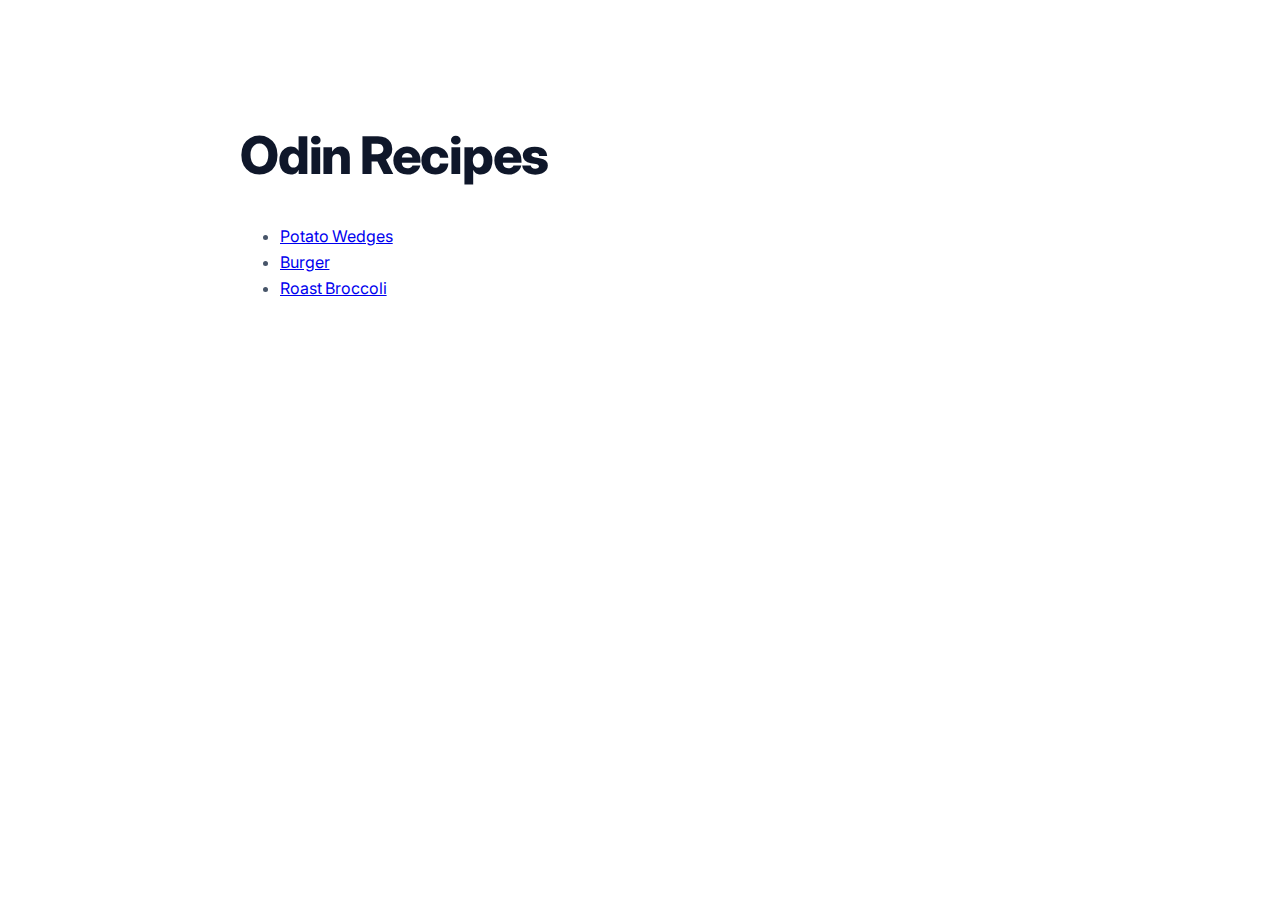
<file: index.html>
<!DOCTYPE html>
<html lang="en">
<head>
    <meta charset="UTF-8">
    <meta name="viewport" content="width=device-width, initial-scale=1.0">
    <title>Recipes Project</title>
    <link rel="stylesheet" href="./styles.css">
    <link rel="preconnect" href="https://fonts.googleapis.com">
    <link rel="preconnect" href="https://fonts.gstatic.com" crossorigin>
    <link href="https://fonts.googleapis.com/css2?family=Inter:wght@400;500;600;700;800&display=swap" rel="stylesheet">
</head>
<body>
    <div class="container">
        <h1>Odin Recipes</h1>
        <ul>
            <li><a href="./recipes/potato-wedges.html">Potato Wedges</a></li>
            <li><a href="./recipes/burger.html">Burger</a></li>
            <li><a href="./recipes/roast-broccoli.html">Roast Broccoli</a></li>
        </ul>
    </div>
</body>
</html>
</file>
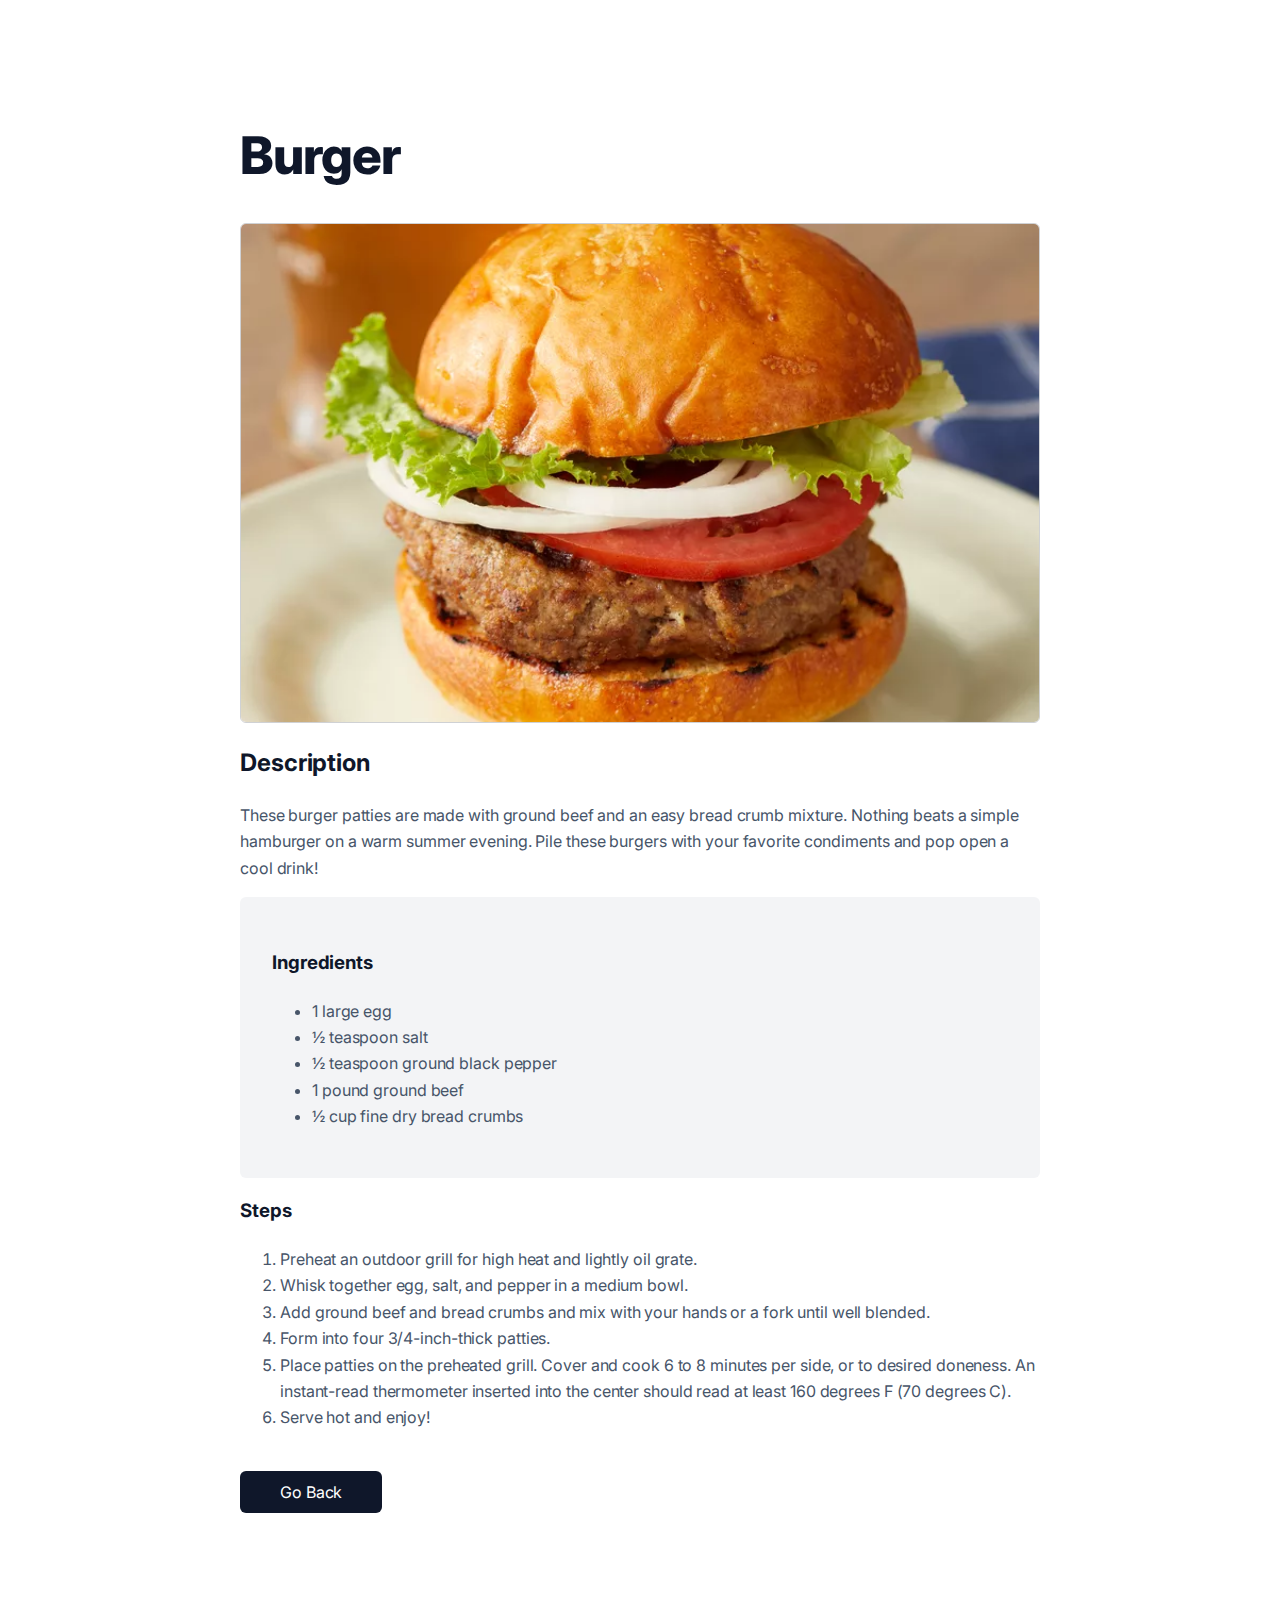
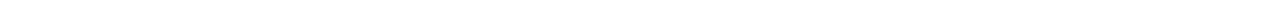
<file: recipes/burger.html>
<!DOCTYPE html>
<html lang="en">
<head>
    <meta charset="UTF-8">
    <meta name="viewport" content="width=device-width, initial-scale=1.0">
    <title>Burger Recipe</title>
    <link rel="stylesheet" href="../styles.css">
    <link rel="preconnect" href="https://fonts.googleapis.com">
    <link rel="preconnect" href="https://fonts.gstatic.com" crossorigin>
    <link href="https://fonts.googleapis.com/css2?family=Inter:wght@400;500;600;700;800&display=swap" rel="stylesheet">
</head>
<body>
    <div class="container">
        <h1>Burger</h1>
        <img src="../images/burger.jpg" alt="image of a burger">
        <h2>Description</h2>
        <p>These burger patties are made with ground beef and an easy bread crumb mixture. Nothing beats a simple hamburger on a warm summer evening. Pile these burgers with your favorite condiments and pop open a cool drink!</p>
        <div class="ingredients">
            <h3>Ingredients</h3>
            <ul>
                <li>1 large egg</li>
                <li>½ teaspoon salt</li>
                <li>½ teaspoon ground black pepper</li>
                <li>1 pound ground beef</li>
                <li>½ cup fine dry bread crumbs</li>
            </ul>
        </div>
        <h3>Steps</h3>
        <ol>
            <li>Preheat an outdoor grill for high heat and lightly oil grate.</li>
            <li>Whisk together egg, salt, and pepper in a medium bowl.</li>
            <li>Add ground beef and bread crumbs and mix with your hands or a fork until well blended.</li>
            <li>Form into four 3/4-inch-thick patties.</li>
            <li>Place patties on the preheated grill. Cover and cook 6 to 8 minutes per side, or to desired doneness. An instant-read thermometer inserted into the center should read at least 160 degrees F (70 degrees C).</li>
            <li>Serve hot and enjoy!</li>
        </ol>
        <a href="../index.html" class="back-button">Go Back</a>
    </div>
</body>
</html>
</file>
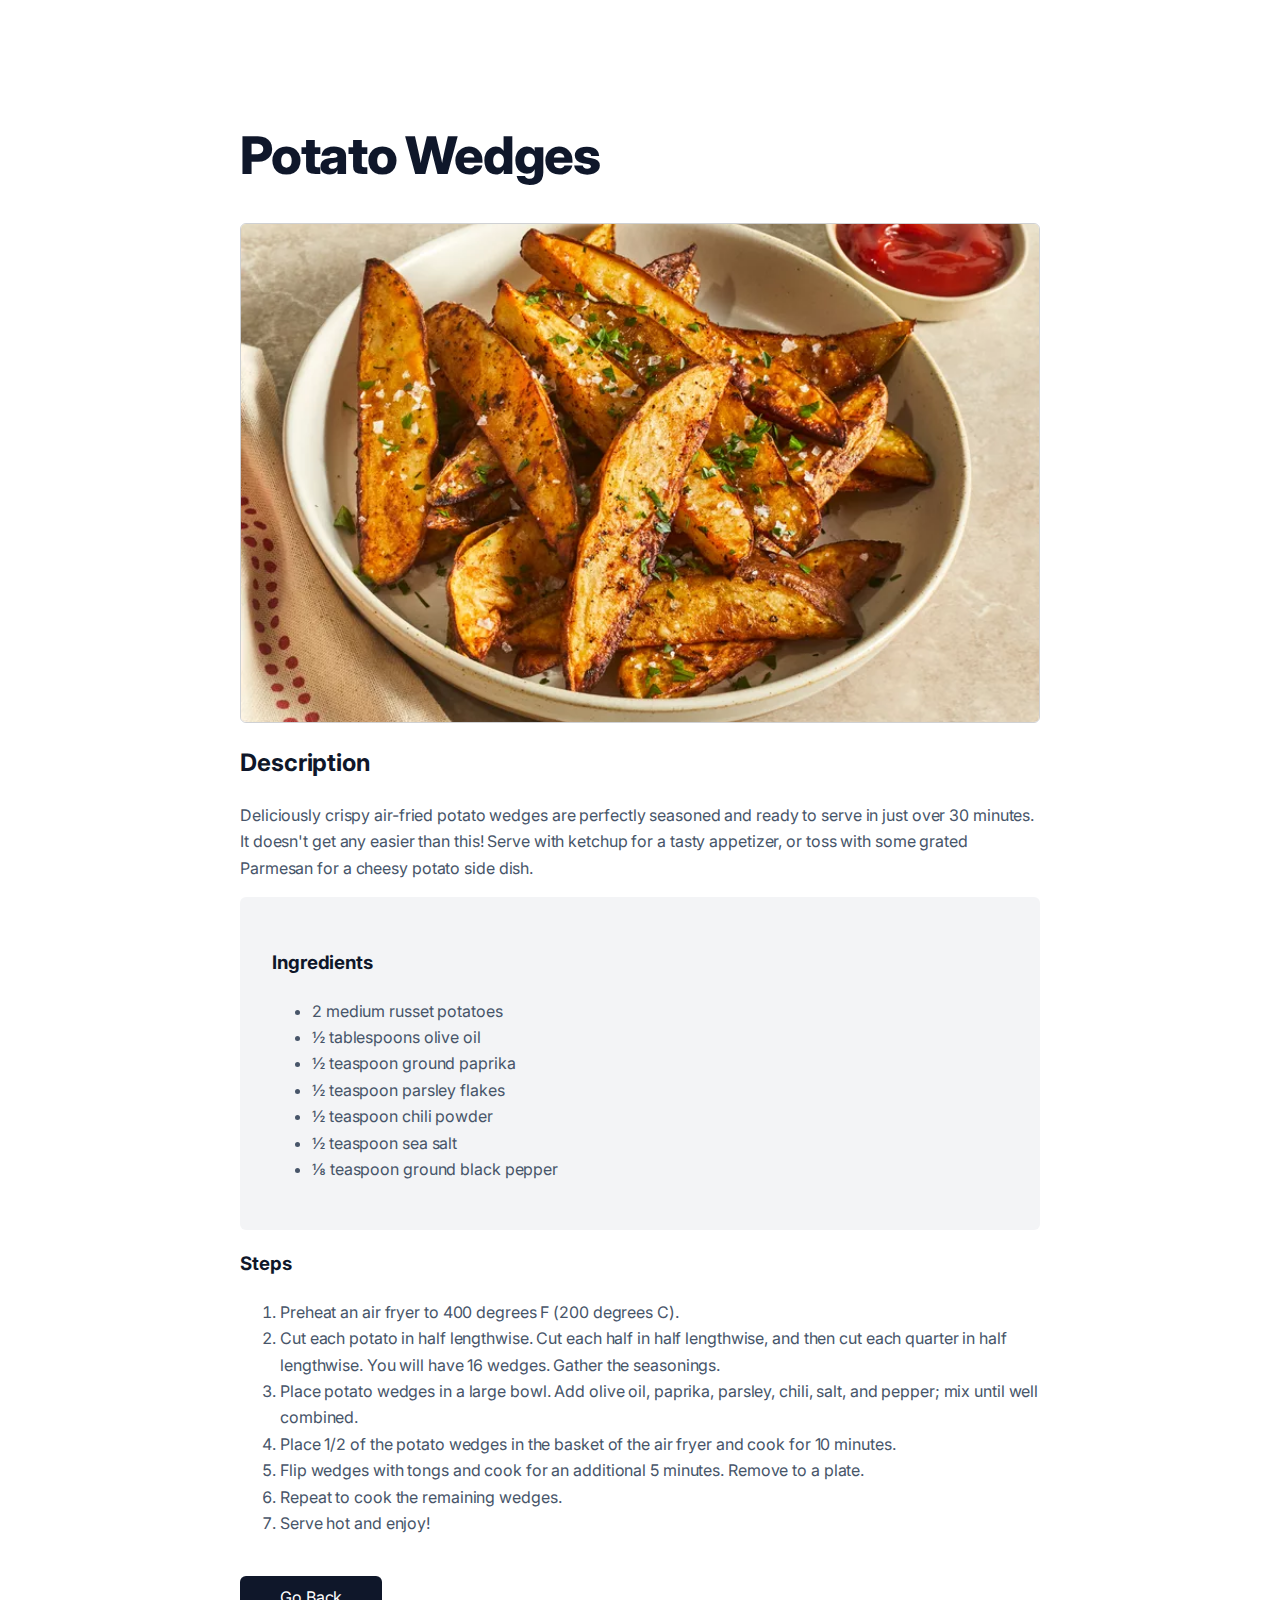
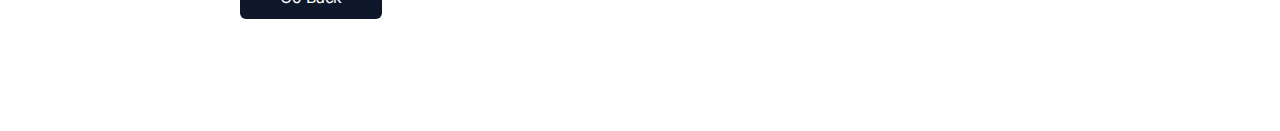
<file: recipes/potato-wedges.html>
<!DOCTYPE html>
<html lang="en">
<head>
    <meta charset="UTF-8">
    <meta name="viewport" content="width=device-width, initial-scale=1.0">
    <title>Potato Wedges Recipe</title>
    <link rel="stylesheet" href="../styles.css">
    <link rel="preconnect" href="https://fonts.googleapis.com">
    <link rel="preconnect" href="https://fonts.gstatic.com" crossorigin>
    <link href="https://fonts.googleapis.com/css2?family=Inter:wght@400;500;600;700;800&display=swap" rel="stylesheet">
</head>
<body>
    <div class="container">
        <h1>Potato Wedges</h1>
        <img src="../images/potato-wedges.jpg" alt="image of potato wedges">
        <h2>Description</h2>
        <p>Deliciously crispy air-fried potato wedges are perfectly seasoned and ready to serve in just over 30 minutes. It doesn't get any easier than this! Serve with ketchup for a tasty appetizer, or toss with some grated Parmesan for a cheesy potato side dish.</p>
        <div class="ingredients">
            <h3>Ingredients</h3>
            <ul>
                <li>2 medium russet potatoes</li>
                <li>½ tablespoons olive oil</li>
                <li>½ teaspoon ground paprika</li>
                <li>½ teaspoon parsley flakes</li>
                <li>½ teaspoon chili powder</li>
                <li>½ teaspoon sea salt</li>
                <li>⅛ teaspoon ground black pepper</li>
            </ul>
        </div>
        <h3>Steps</h3>
        <ol>
            <li>Preheat an air fryer to 400 degrees F (200 degrees C).</li>
            <li>Cut each potato in half lengthwise. Cut each half in half lengthwise, and then cut each quarter in half lengthwise. You will have 16 wedges. Gather the seasonings.</li>
            <li>Place potato wedges in a large bowl. Add olive oil, paprika, parsley, chili, salt, and pepper; mix until well combined.</li>
            <li>Place 1/2 of the potato wedges in the basket of the air fryer and cook for 10 minutes.</li>
            <li>Flip wedges with tongs and cook for an additional 5 minutes. Remove to a plate.</li>
            <li>Repeat to cook the remaining wedges.</li>
            <li>Serve hot and enjoy!</li>
        </ol>
        <a href="../index.html" class="back-button">Go Back</a>
    </div>
</body>
</html>
</file>
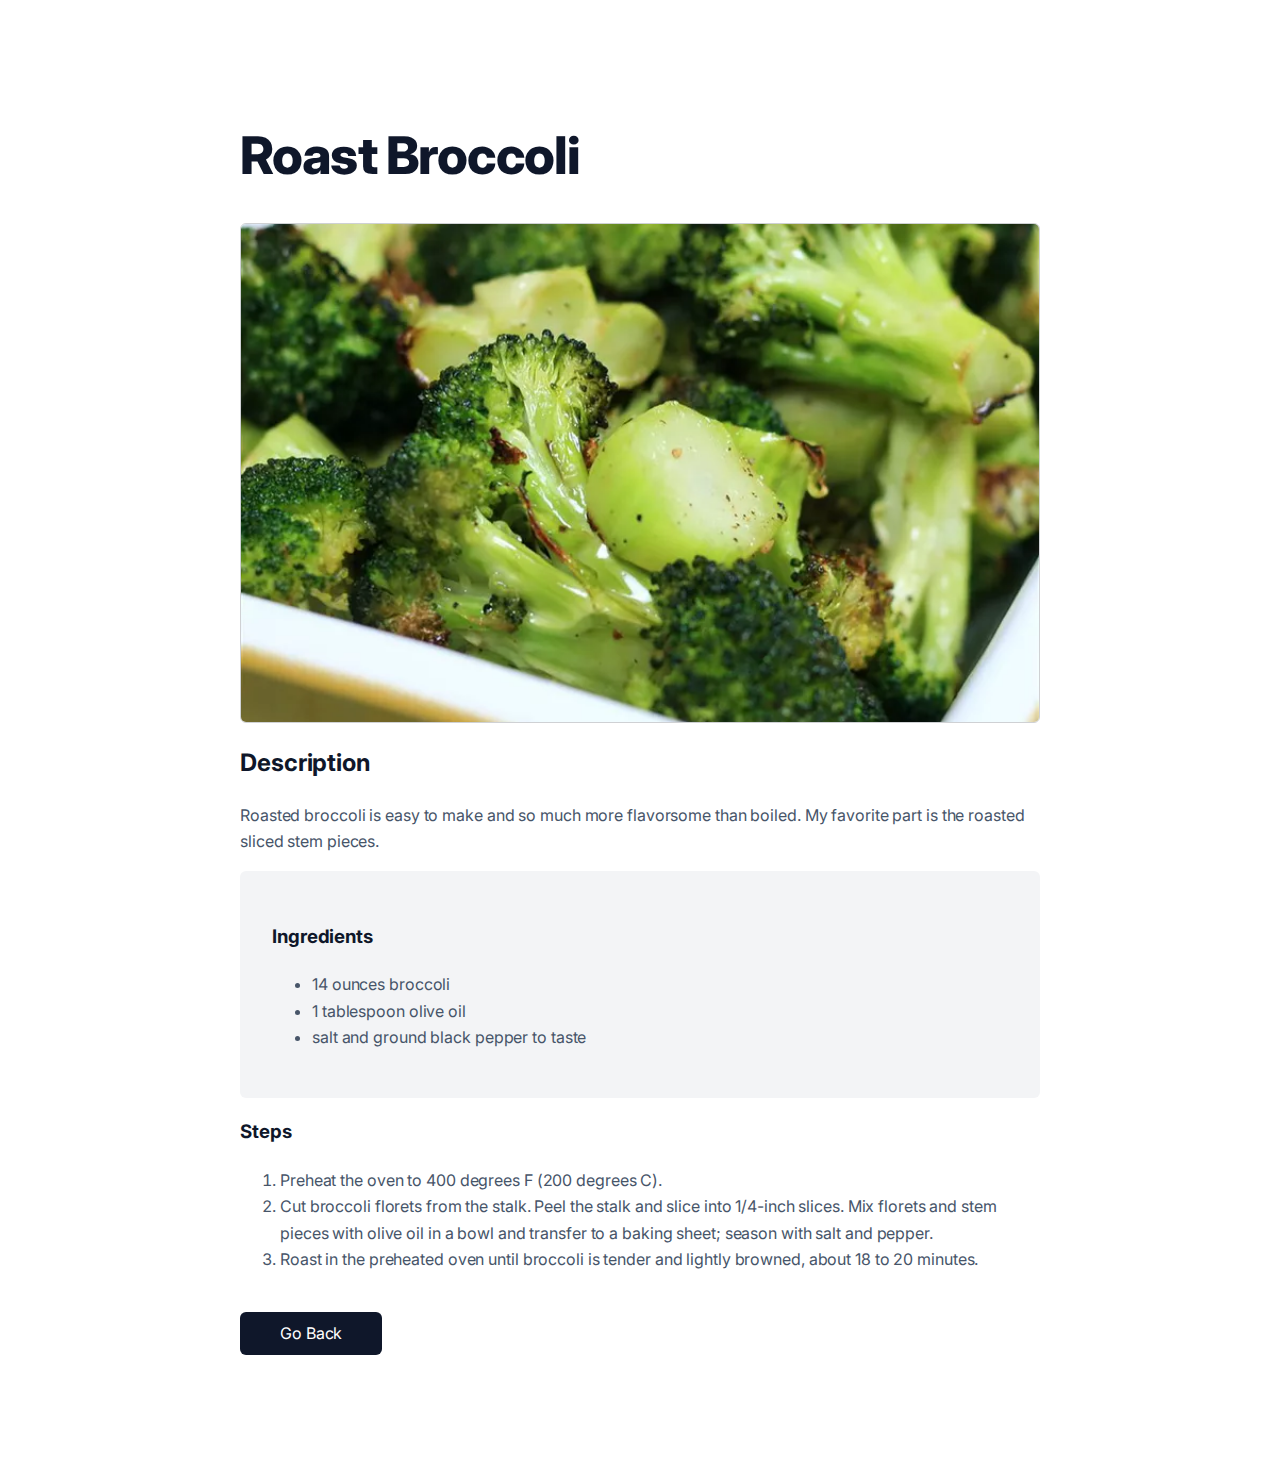
<file: recipes/roast-broccoli.html>
<!DOCTYPE html>
<html lang="en">
<head>
    <meta charset="UTF-8">
    <meta name="viewport" content="width=device-width, initial-scale=1.0">
    <title>Roast Broccoli Recipe</title>
    <link rel="stylesheet" href="../styles.css">
    <link rel="preconnect" href="https://fonts.googleapis.com">
    <link rel="preconnect" href="https://fonts.gstatic.com" crossorigin>
    <link href="https://fonts.googleapis.com/css2?family=Inter:wght@400;500;600;700;800&display=swap" rel="stylesheet">
</head>
<body>
    <div class="container">
        <h1>Roast Broccoli</h1>
        <img src="../images/roast-broccoli.jpg" alt="image of roasted broccoli">
        <h2>Description</h2>
        <p>Roasted broccoli is easy to make and so much more flavorsome than boiled. My favorite part is the roasted sliced stem pieces.</p>
        <div class="ingredients">
            <h3>Ingredients</h3>
            <ul>
                <li>14 ounces broccoli</li>
                <li>1 tablespoon olive oil</li>
                <li>salt and ground black pepper to taste</li>
            </ul>
        </div>
        <h3>Steps</h3>
        <ol>
            <li>Preheat the oven to 400 degrees F (200 degrees C).</li>
            <li>Cut broccoli florets from the stalk. Peel the stalk and slice into 1/4-inch slices. Mix florets and stem pieces with olive oil in a bowl and transfer to a baking sheet; season with salt and pepper.</li>
            <li>Roast in the preheated oven until broccoli is tender and lightly browned, about 18 to 20 minutes.</li>
        </ol>
        <a href="../index.html" class="back-button">Go Back</a>
    </div>
</body>
</html>
</file>
<file: styles.css>
* {
    line-height: 1.65em;
}

body {
    font-family: 'Inter', system-ui;
    font-size: 16px;
    color: #0f172a;
    letter-spacing: -0.1px;
    padding: 80px 0;
}

h1 {
    font-weight: 800;
    font-size: 3.25rem;
    line-height: 1.25em;
    letter-spacing: -1.25px;
}

h2 {
    font-size: 1.5rem;
}

p,
li {
    color: #475569;
}

img {
    display: block;
    width: 100%;
    height: 500px;
    object-fit: cover;
    border: 1px solid rgba(15,23,42,0.2);
    border-radius: 0.375rem;
    box-sizing: border-box;
}

.container {
    width: 100%;
    max-width: 50rem;
    margin: 0 auto;
}

.ingredients {
    background-color: #f3f4f6;
    padding: 2rem;
    border-radius: 0.375rem;
}

.back-button {
    display: inline-block;
    margin: 1.5rem 0;
    padding: 0.5rem 2.5rem;
    border-radius: 0.375rem;
    background-color: #0f172a;
    color: #ffffff;
    text-decoration: none;
}
</file>
